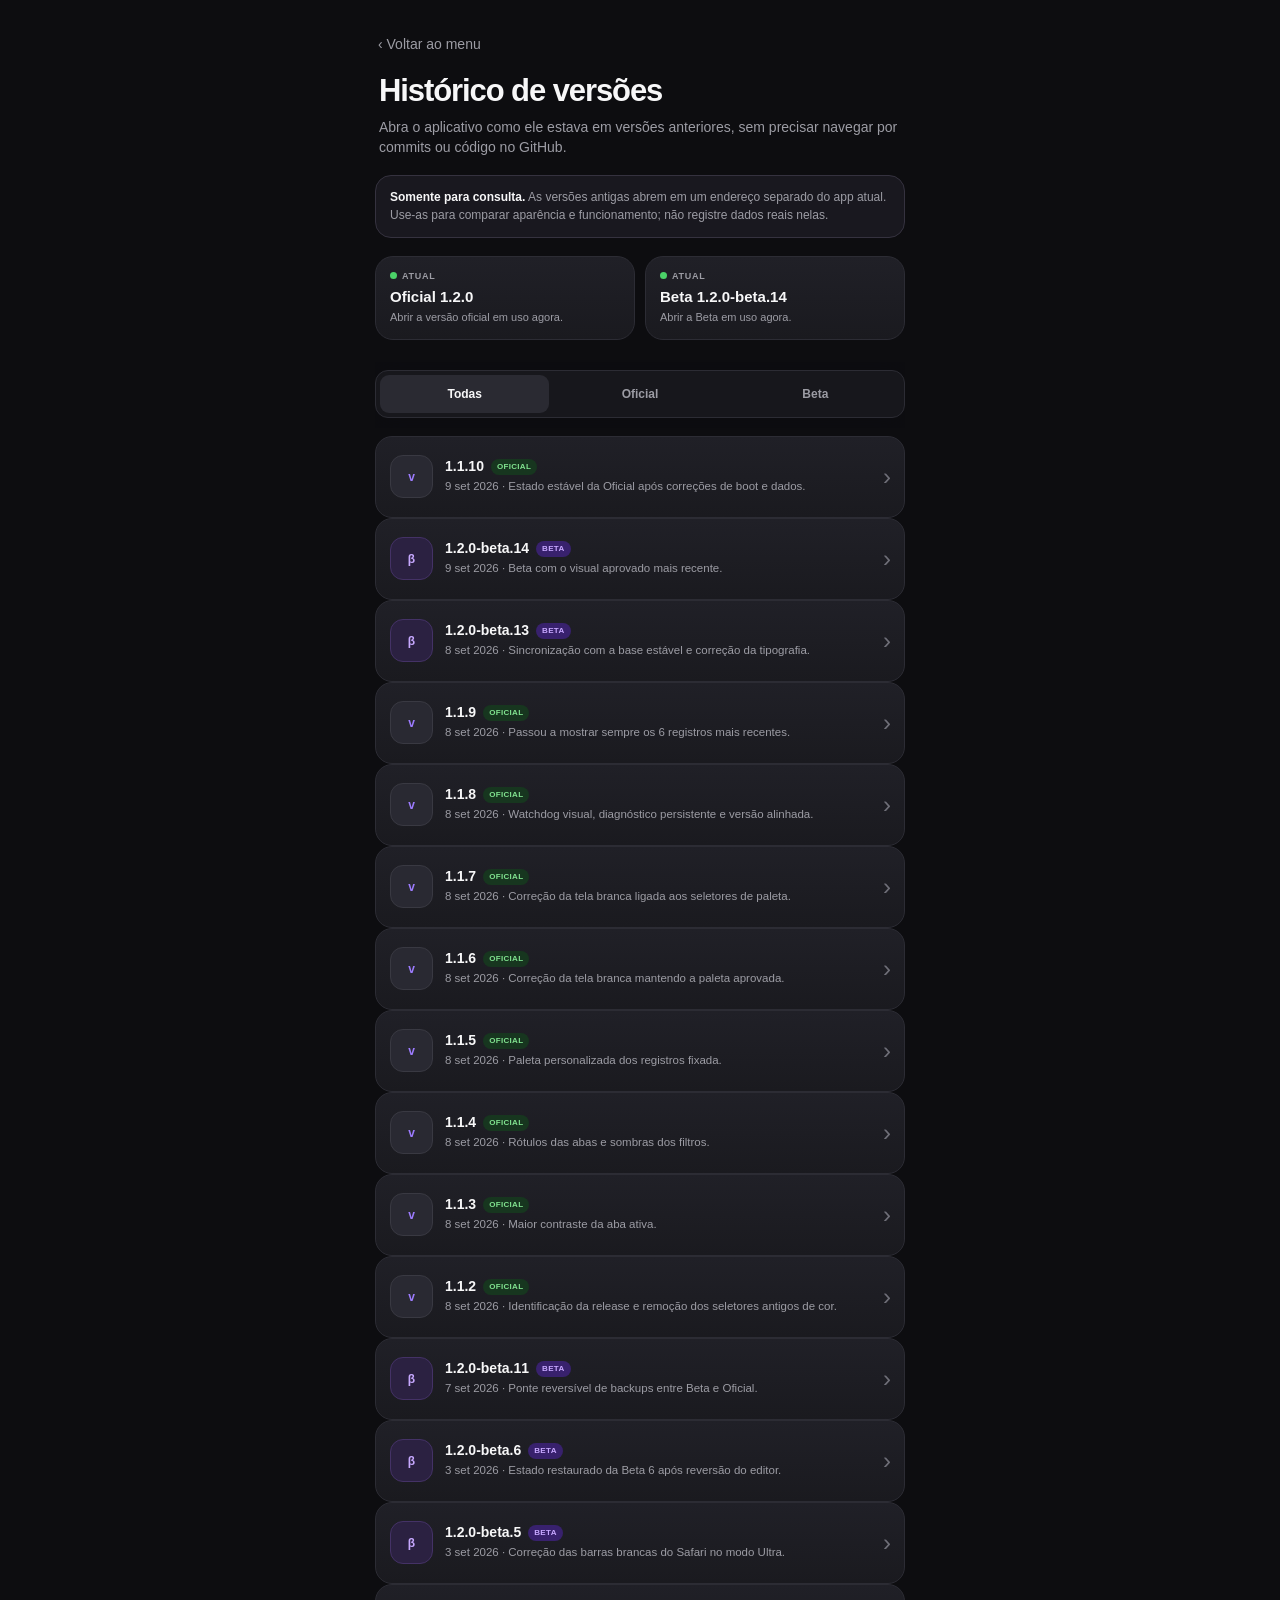
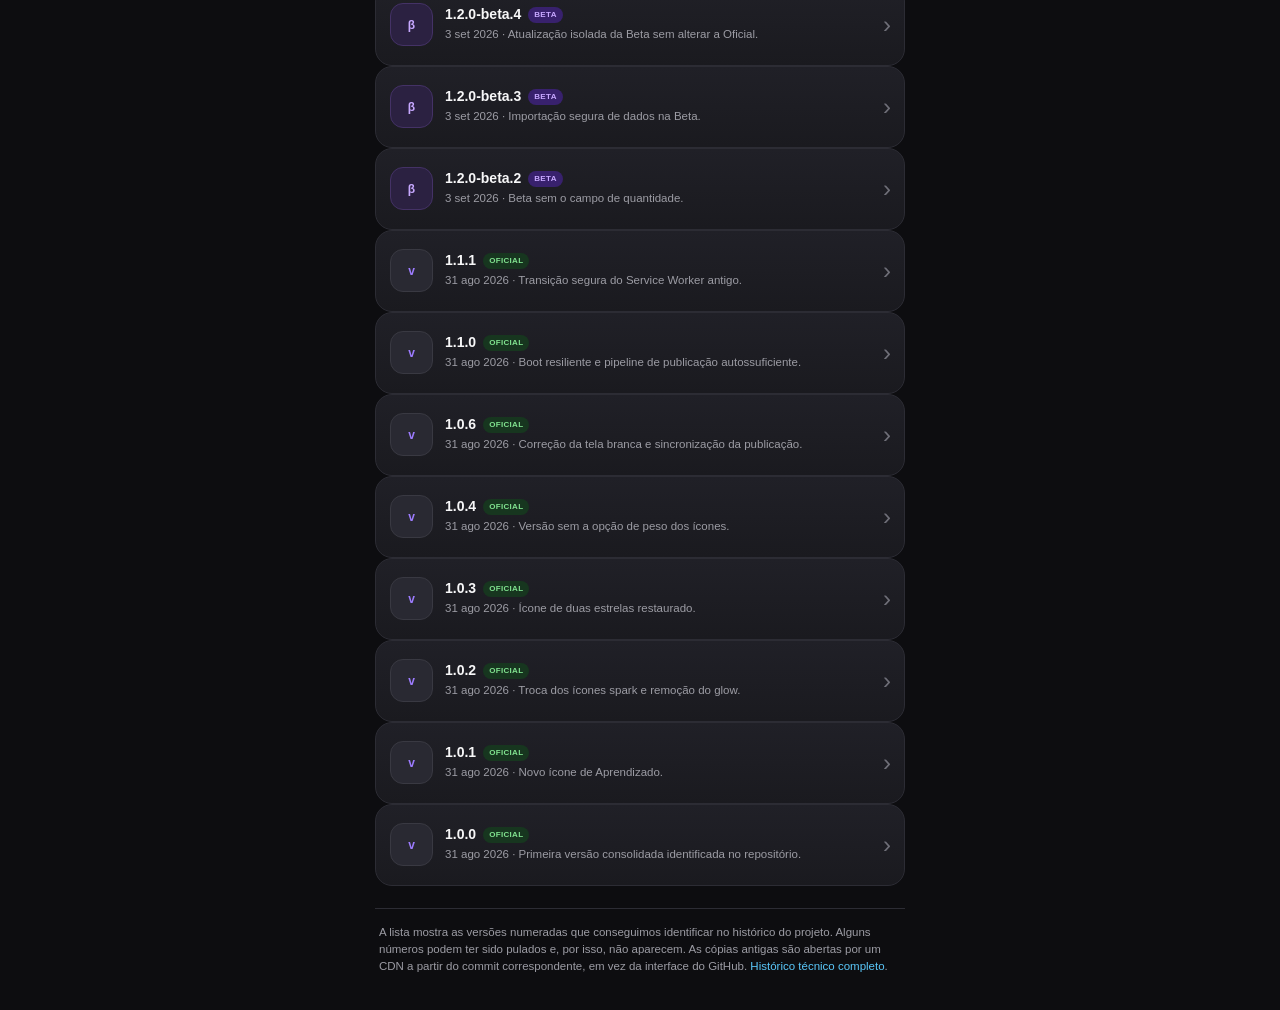
<file: historico/index.html>
<!doctype html>
<html lang="pt-BR">
<head>
  <meta charset="utf-8">
  <meta name="viewport" content="width=device-width,initial-scale=1,viewport-fit=cover">
  <meta name="theme-color" content="#0d0d10">
  <meta name="robots" content="noindex,nofollow">
  <title>Histórico de versões · Registro Mental</title>
  <link rel="icon" href="../icon.svg" type="image/svg+xml">
  <style>
    :root{--bg:#0d0d10;--card:#1a1a1f;--card2:#202027;--text:#f7f7f8;--muted:#9c9ca4;--line:#2c2c34;--violet:#9d7cff;--green:#4bd168;--blue:#5ac8fa;--orange:#ff9f0a}
    *{box-sizing:border-box}
    html,body{margin:0;min-height:100%;background:var(--bg);color:var(--text);font-family:-apple-system,BlinkMacSystemFont,"SF Pro Text",sans-serif}
    body{min-height:100dvh}
    main{width:100%;max-width:560px;margin:0 auto;padding:calc(22px + env(safe-area-inset-top)) 15px calc(34px + env(safe-area-inset-bottom))}
    a{-webkit-tap-highlight-color:transparent}
    .back{display:inline-flex;align-items:center;gap:7px;color:var(--muted);text-decoration:none;font-size:14px;min-height:44px;padding:0 3px}
    header{padding:9px 4px 18px}
    h1{font-size:31px;line-height:1.05;margin:0 0 9px;letter-spacing:-.035em}
    .lead{margin:0;color:var(--muted);font-size:14px;line-height:1.45}
    .notice{margin:0 0 18px;padding:13px 14px;border:1px solid #35323f;background:#19181f;border-radius:16px;font-size:12px;line-height:1.45;color:var(--muted)}
    .notice strong{color:var(--text)}
    .current{display:grid;grid-template-columns:1fr 1fr;gap:10px;margin-bottom:22px}
    .current a{display:block;text-decoration:none;color:inherit;background:linear-gradient(180deg,var(--card2),var(--card));border:1px solid var(--line);border-radius:18px;padding:14px;min-width:0}
    .current a:active,.version:active{transform:scale(.988)}
    .eyebrow{display:block;text-transform:uppercase;letter-spacing:.08em;font-size:9px;font-weight:800;color:var(--muted);margin-bottom:7px}
    .current strong{font-size:15px;display:block;line-height:1.2;overflow-wrap:anywhere}
    .current small{display:block;margin-top:4px;color:var(--muted);font-size:11px;line-height:1.35}
    .dot{display:inline-block;width:7px;height:7px;border-radius:50%;background:var(--green);margin-right:5px}
    .toolbar{position:sticky;top:0;z-index:2;background:rgba(13,13,16,.94);backdrop-filter:blur(14px);-webkit-backdrop-filter:blur(14px);padding:8px 0 10px;margin:0 0 8px}
    .segments{display:grid;grid-template-columns:repeat(3,1fr);gap:6px;background:#17171c;border:1px solid var(--line);padding:4px;border-radius:13px}
    .segments button{appearance:none;border:0;border-radius:9px;background:transparent;color:var(--muted);min-height:38px;font:inherit;font-size:12px;font-weight:700;padding:0 8px}
    .segments button.active{background:#2a2a32;color:var(--text)}
    .section-title{margin:18px 4px 9px;font-size:12px;letter-spacing:.08em;text-transform:uppercase;color:#777780;font-weight:750}
    .list{display:grid;gap:9px}
    .version{display:flex;align-items:center;gap:12px;text-decoration:none;color:inherit;background:linear-gradient(180deg,var(--card2),var(--card));border:1px solid var(--line);border-radius:17px;padding:13px 13px 13px 14px;min-height:82px;transition:transform .12s ease,border-color .12s ease}
    .badge{width:43px;height:43px;border-radius:13px;display:grid;place-items:center;flex:0 0 43px;background:#292932;border:1px solid #393942;color:var(--violet);font-weight:800;font-size:12px}
    .version.beta .badge{color:#c7a8ff;background:#2b2141;border-color:#443266}
    .copy{min-width:0;flex:1}
    .copy strong{display:flex;align-items:center;gap:7px;flex-wrap:wrap;font-size:14px;line-height:1.2;margin-bottom:4px;overflow-wrap:anywhere}
    .copy small{display:block;color:var(--muted);font-size:11.5px;line-height:1.38}
    .kind{display:inline-flex;padding:3px 6px;border-radius:999px;font-size:8px;font-weight:800;letter-spacing:.04em;background:#17361f;color:#80e28f}
    .kind.beta{background:#38216d;color:#c7a8ff}
    .arrow{font-size:24px;color:#6f6f78;flex:0 0 auto}
    .empty{display:none;padding:24px 10px;text-align:center;color:var(--muted);font-size:13px}
    footer{margin-top:22px;padding:15px 4px 0;border-top:1px solid var(--line);color:var(--muted);font-size:11.5px;line-height:1.5}
    footer a{color:var(--blue);text-decoration:none}
    @media(max-width:360px){.current{grid-template-columns:1fr}.version{padding-left:12px}.badge{width:40px;height:40px;flex-basis:40px}}
  </style>
</head>
<body>
<main>
  <a class="back" href="../menu/">‹ Voltar ao menu</a>
  <header>
    <h1>Histórico de versões</h1>
    <p class="lead">Abra o aplicativo como ele estava em versões anteriores, sem precisar navegar por commits ou código no GitHub.</p>
  </header>

  <div class="notice"><strong>Somente para consulta.</strong> As versões antigas abrem em um endereço separado do app atual. Use-as para comparar aparência e funcionamento; não registre dados reais nelas.</div>

  <div class="current">
    <a href="../"><span class="eyebrow"><span class="dot"></span>Atual</span><strong>Oficial 1.2.0</strong><small>Abrir a versão oficial em uso agora.</small></a>
    <a href="../beta/"><span class="eyebrow"><span class="dot"></span>Atual</span><strong>Beta 1.2.0-beta.14</strong><small>Abrir a Beta em uso agora.</small></a>
  </div>

  <div class="toolbar">
    <div class="segments" role="group" aria-label="Filtrar versões">
      <button class="active" type="button" data-filter="all">Todas</button>
      <button type="button" data-filter="official">Oficial</button>
      <button type="button" data-filter="beta">Beta</button>
    </div>
  </div>

  <div id="versions"></div>
  <div class="empty" id="empty">Nenhuma versão encontrada.</div>

  <footer>
    A lista mostra as versões numeradas que conseguimos identificar no histórico do projeto. Alguns números podem ter sido pulados e, por isso, não aparecem. As cópias antigas são abertas por um CDN a partir do commit correspondente, em vez da interface do GitHub. <a href="https://github.com/viniciusnevesdev/Registro-mental/commits/main" target="_blank" rel="noopener noreferrer">Histórico técnico completo</a>.
  </footer>
</main>
<script>
(() => {
  const repo = 'viniciusnevesdev/Registro-mental';
  const versions = [
    {kind:'official',version:'1.1.10',date:'9 set 2026',sha:'929724a4e6d3b33898652879bde5d53e30ad043a',desc:'Estado estável da Oficial após correções de boot e dados.'},
    {kind:'beta',version:'1.2.0-beta.14',date:'9 set 2026',sha:'f0b10752c7314ca173d59187f9f6fa5ae5115c08',desc:'Beta com o visual aprovado mais recente.',path:'beta/'},
    {kind:'beta',version:'1.2.0-beta.'+'13',date:'8 set 2026',sha:'e2f415ddde28616703acbaf8f9cef0f07037e04c',desc:'Sincronização com a base estável e correção da tipografia.',path:'beta/'},
    {kind:'official',version:'1.1.9',date:'8 set 2026',sha:'1a66742f7b6ca0c4d6d28204e91245bf1033c035',desc:'Passou a mostrar sempre os 6 registros mais recentes.'},
    {kind:'official',version:'1.1.8',date:'8 set 2026',sha:'7bddab9df4ce541fbea0dd15a9d89c5f2b17871d',desc:'Watchdog visual, diagnóstico persistente e versão alinhada.'},
    {kind:'official',version:'1.1.7',date:'8 set 2026',sha:'960f8d2cc535d299ce9acf1d5265afe935576f95',desc:'Correção da tela branca ligada aos seletores de paleta.'},
    {kind:'official',version:'1.1.6',date:'8 set 2026',sha:'259e5b217ae78080918aa94203e50197499e096c',desc:'Correção da tela branca mantendo a paleta aprovada.'},
    {kind:'official',version:'1.1.5',date:'8 set 2026',sha:'2a75e791ded2e7a8ecae33086f45cd08cbf3c73b',desc:'Paleta personalizada dos registros fixada.'},
    {kind:'official',version:'1.1.4',date:'8 set 2026',sha:'151c7cbd7d0947f2a105e5c23044c091f5ecde3a',desc:'Rótulos das abas e sombras dos filtros.'},
    {kind:'official',version:'1.1.3',date:'8 set 2026',sha:'742bc32f2a7bbad89d8d7ebdabff35d68ef012a5',desc:'Maior contraste da aba ativa.'},
    {kind:'official',version:'1.1.2',date:'8 set 2026',sha:'9707658022c7c8f8d6d3f92b7cea44ae7185c520',desc:'Identificação da release e remoção dos seletores antigos de cor.'},
    {kind:'beta',version:'1.2.0-beta.11',date:'7 set 2026',sha:'4bf725417eabf0a6e95d0352d65c8893423a689a',desc:'Ponte reversível de backups entre Beta e Oficial.',path:'beta/'},
    {kind:'beta',version:'1.2.0-beta.6',date:'3 set 2026',sha:'9f41559535109437b7bff9bf49be61a404196899',desc:'Estado restaurado da Beta 6 após reversão do editor.',path:'beta/'},
    {kind:'beta',version:'1.2.0-beta.5',date:'3 set 2026',sha:'c7859f33b945066a304764e1614d8ed370450b59',desc:'Correção das barras brancas do Safari no modo Ultra.',path:'beta/'},
    {kind:'beta',version:'1.2.0-beta.4',date:'3 set 2026',sha:'c3f587dd1277b1f625c0d5e400a17586d663f5f1',desc:'Atualização isolada da Beta sem alterar a Oficial.',path:'beta/'},
    {kind:'beta',version:'1.2.0-beta.3',date:'3 set 2026',sha:'2cb3b06e778c4fdeb8d9ca14193c3a627636bcb0',desc:'Importação segura de dados na Beta.',path:'beta/'},
    {kind:'beta',version:'1.2.0-beta.2',date:'3 set 2026',sha:'8b8bb99d4ba9d64de37ef7a45d988ba45f9a8e99',desc:'Beta sem o campo de quantidade.',path:'beta/'},
    {kind:'official',version:'1.1.1',date:'31 ago 2026',sha:'1db1b1886fa0ec48a41714b6a17df0d23c9ba68f',desc:'Transição segura do Service Worker antigo.'},
    {kind:'official',version:'1.1.0',date:'31 ago 2026',sha:'aa18837ed267054aa843f6452d784ac286e96320',desc:'Boot resiliente e pipeline de publicação autossuficiente.'},
    {kind:'official',version:'1.0.6',date:'31 ago 2026',sha:'b9c88cc75d8cdd37519a3c2aa540b51b36b8ad99',desc:'Correção da tela branca e sincronização da publicação.'},
    {kind:'official',version:'1.0.4',date:'31 ago 2026',sha:'c1835ea535841a6da1d579e4a811f344037029af',desc:'Versão sem a opção de peso dos ícones.'},
    {kind:'official',version:'1.0.3',date:'31 ago 2026',sha:'f05e23c1d8e007fa1023fa9f079f7cc0610f95f1',desc:'Ícone de duas estrelas restaurado.'},
    {kind:'official',version:'1.0.2',date:'31 ago 2026',sha:'90278642de0356cf109df0b983ddb02625f214ed',desc:'Troca dos ícones spark e remoção do glow.'},
    {kind:'official',version:'1.0.1',date:'31 ago 2026',sha:'431d327c4db622debfd434b17e7327179b0a87b2',desc:'Novo ícone de Aprendizado.'},
    {kind:'official',version:'1.0.0',date:'31 ago 2026',sha:'6e6fbde5997b69657af84e7a7ee46586db52f307',desc:'Primeira versão consolidada identificada no repositório.'}
  ];

  const host = document.getElementById('versions');
  const empty = document.getElementById('empty');
  let filter = 'all';

  function escapeHtml(value){
    return String(value).replace(/[&<>"']/g, c => ({'&':'&amp;','<':'&lt;','>':'&gt;','"':'&quot;',"'":'&#39;'}[c]));
  }

  function urlFor(v){
    const path = (v.path || '') + 'index.html';
    return `https://cdn.jsdelivr.net/gh/${repo}@${v.sha}/${path}`;
  }

  function render(){
    const visible = versions.filter(v => filter === 'all' || v.kind === filter);
    host.innerHTML = '';
    empty.style.display = visible.length ? 'none' : 'block';
    if(!visible.length) return;

    let lastKind = '';
    visible.forEach(v => {
      if(filter !== 'all' && lastKind !== v.kind){
        const title = document.createElement('div');
        title.className = 'section-title';
        title.textContent = v.kind === 'beta' ? 'Versões Beta' : 'Versões Oficiais';
        host.appendChild(title);
        lastKind = v.kind;
      }
      const a = document.createElement('a');
      a.className = `version ${v.kind === 'beta' ? 'beta' : ''}`;
      a.href = urlFor(v);
      a.target = '_blank';
      a.rel = 'noopener noreferrer';
      const short = v.kind === 'beta' ? 'β' : 'v';
      a.innerHTML = `<span class="badge">${short}</span><span class="copy"><strong>${escapeHtml(v.version)} <span class="kind ${v.kind === 'beta' ? 'beta' : ''}">${v.kind === 'beta' ? 'BETA' : 'OFICIAL'}</span></strong><small>${escapeHtml(v.date)} · ${escapeHtml(v.desc)}</small></span><span class="arrow">›</span>`;
      host.appendChild(a);
    });
  }

  document.querySelectorAll('[data-filter]').forEach(button => {
    button.addEventListener('click', () => {
      filter = button.dataset.filter;
      document.querySelectorAll('[data-filter]').forEach(b => b.classList.toggle('active', b === button));
      render();
    });
  });

  render();
})();
</script>
</body>
</html>
</file>
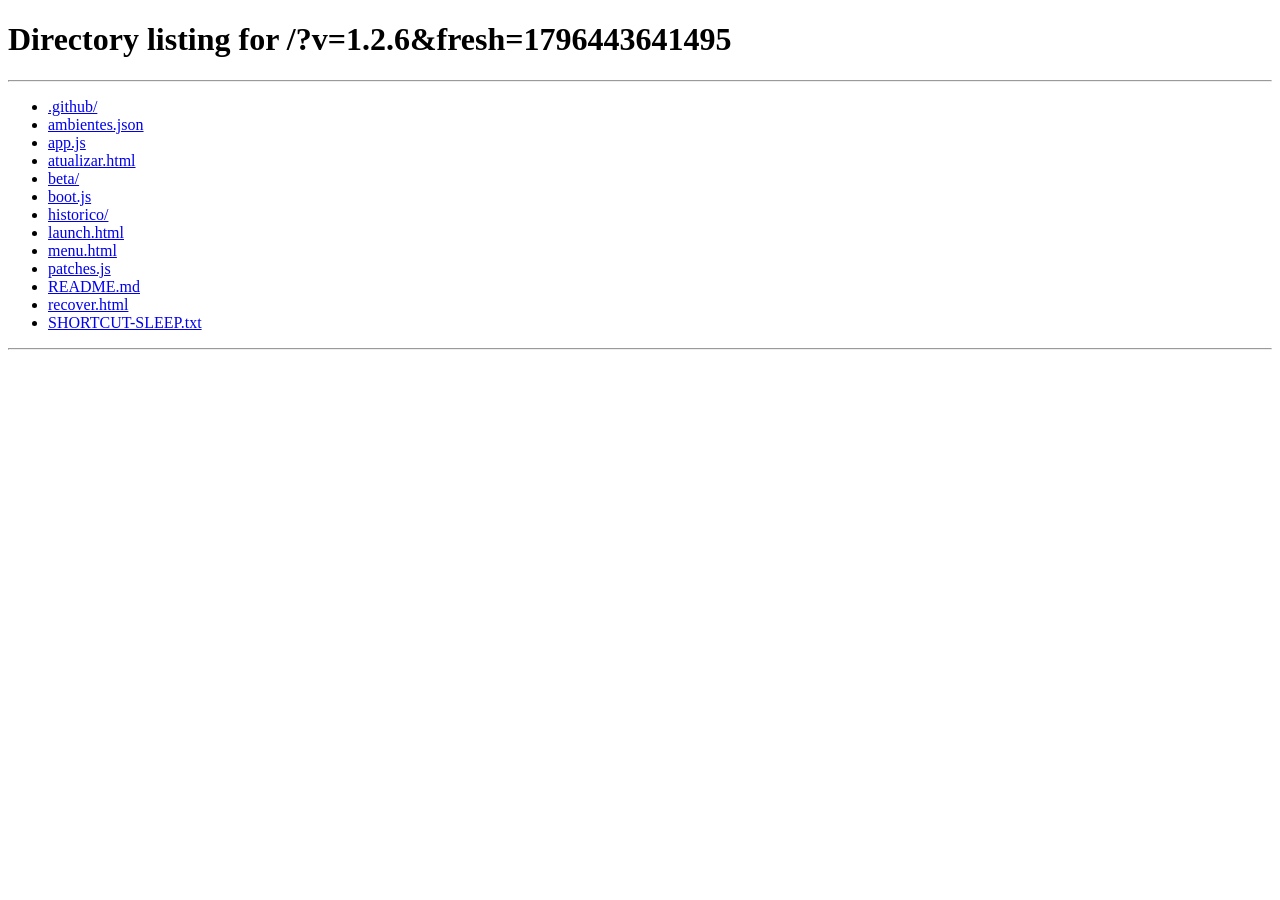
<file: atualizar.html>
<!doctype html><html lang="pt-BR"><head><meta charset="utf-8"><meta name="viewport" content="width=device-width,initial-scale=1,viewport-fit=cover"><meta http-equiv="Cache-Control" content="no-cache, no-store, must-revalidate"><meta http-equiv="Pragma" content="no-cache"><meta http-equiv="Expires" content="0"><meta name="theme-color" content="#000000"><title>Registro Mental — atualizar</title><style>html,body{margin:0;min-height:100%;background:#000;color:#f5f5f7;font-family:-apple-system,BlinkMacSystemFont,"SF Pro Text","Segoe UI",sans-serif}body{min-height:100dvh;display:grid;place-items:center;padding:24px;box-sizing:border-box}main{width:min(100%,360px);text-align:center}.mark{font-size:28px;color:#c9bfff}.status{color:#aeaeb2;font-size:14px;line-height:1.45}</style></head><body><main><div class="mark">✦</div><h1>Atualizando o Registro</h1><p class="status" id="status">Limpando a versão anterior…</p></main><script>(()=>{const RELEASE="1.2.6",status=document.getElementById("status");(async()=>{try{if("serviceWorker"in navigator){const regs=await navigator.serviceWorker.getRegistrations();await Promise.allSettled(regs.filter(r=>String(r.scope||"").includes("/Registro-mental/")).map(r=>r.unregister()))}if("caches"in window){const keys=await caches.keys();await Promise.allSettled(keys.filter(k=>k.startsWith("registro-v1-")).map(k=>caches.delete(k)))}}catch(_){}status.textContent="Abrindo a versão "+RELEASE+"…";location.replace("./?v="+encodeURIComponent(RELEASE)+"&fresh="+Date.now())})()})();</script></body></html>
</file>
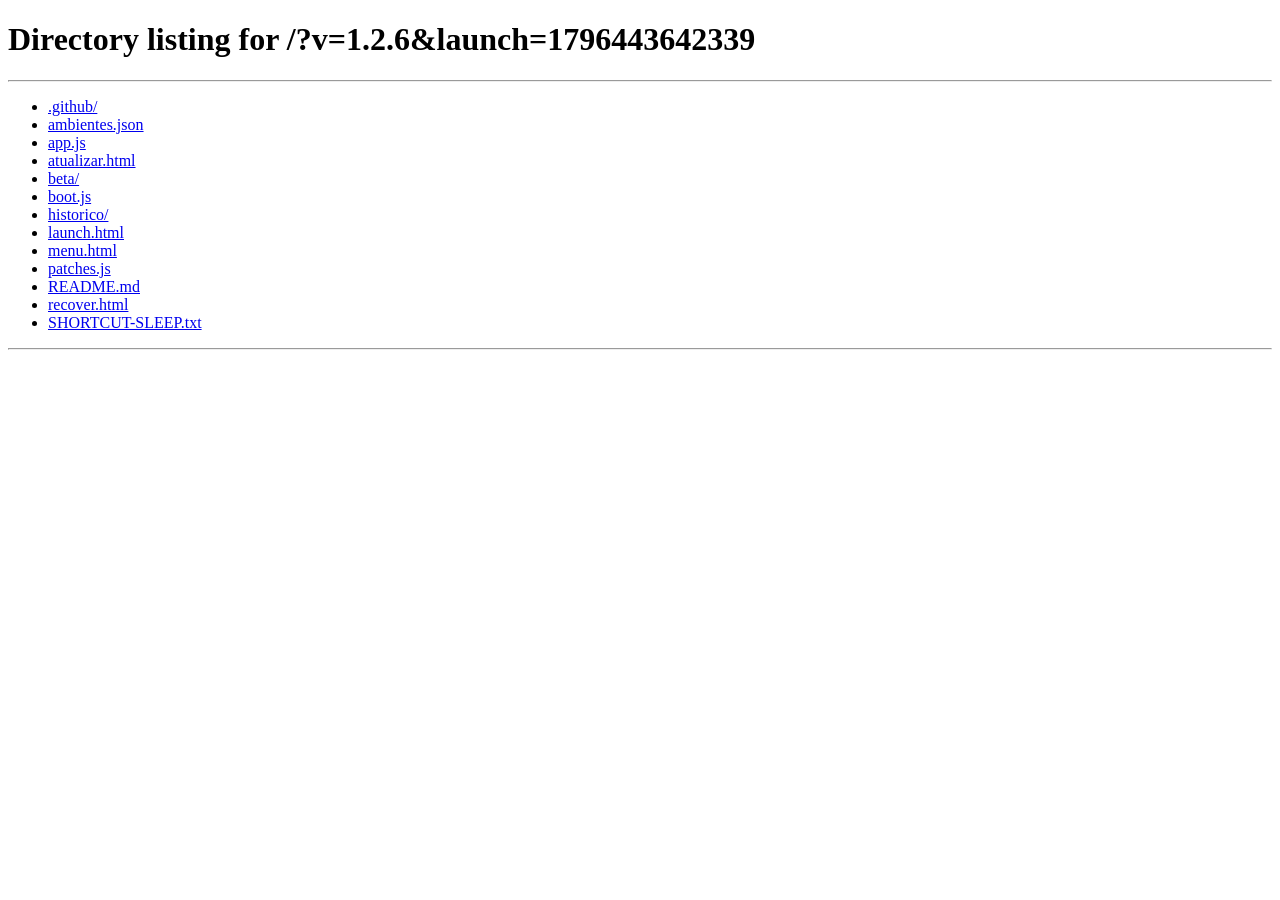
<file: launch.html>
<!doctype html>
<html lang="pt-BR">
<head>
  <meta charset="utf-8">
  <meta name="viewport" content="width=device-width,initial-scale=1,viewport-fit=cover">
  <meta name="theme-color" content="#f5f5f7">
  <meta http-equiv="Cache-Control" content="no-cache, no-store, must-revalidate">
  <meta http-equiv="Pragma" content="no-cache">
  <meta http-equiv="Expires" content="0">
  <title>Registro</title>
  <style>
    html,body{margin:0;min-height:100%;background:#f5f5f7;color:#111114;font-family:-apple-system,BlinkMacSystemFont,"SF Pro Text",sans-serif}
    body{min-height:100dvh;display:grid;place-items:center;padding:24px;box-sizing:border-box}
    main{width:min(100%,360px);text-align:center}
    .mark{width:54px;height:54px;margin:0 auto 15px;border-radius:16px;background:#fff;display:grid;place-items:center;box-shadow:0 8px 28px rgba(0,0,0,.07);font-size:25px}
    h1{font-size:24px;line-height:1.15;margin:0 0 8px}.status{font-size:14px;color:#6e6e73;line-height:1.45;margin:0}
    .bar{height:5px;background:#dedee3;border-radius:999px;overflow:hidden;margin:18px 36px}.bar span{display:block;width:35%;height:100%;background:#7d5cff;border-radius:inherit;animation:move 1s ease-in-out infinite alternate}
    @keyframes move{to{transform:translateX(185%)}}
    @media(prefers-color-scheme:dark){html,body{background:#111114;color:#f7f7f8}.mark{background:#1c1c1e}.status{color:#a1a1a6}.bar{background:#2c2c2e}}
  </style>

  <!-- rm-environment-icon -->
  <link rel="icon" href="./icon-oficial.jpeg?v=20260915-2" type="image/jpeg">
  <link rel="apple-touch-icon" href="./icon-oficial.jpeg?v=20260915-2">
</head>
<body>
<main>
  <div class="mark" aria-hidden="true">✦</div>
  <h1>Registro</h1>
  <p class="status" id="status">Preparando uma abertura limpa…</p>
  <div class="bar"><span></span></div>
</main>
<script>
(() => {
  const RELEASE='1.2.6';
  const status=document.getElementById('status');
  const cleanupKey=`registro-v1-launch-clean-${RELEASE}`;
  async function clean(){
    let needsClean=true;
    try{needsClean=localStorage.getItem(cleanupKey)!=='1'}catch(_){}
    if(!needsClean)return;
    try{
      if('serviceWorker' in navigator){
        const regs=await navigator.serviceWorker.getRegistrations();
        await Promise.allSettled(regs.filter(r=>String(r.scope||'').includes('/Registro-mental/')).map(r=>r.unregister()));
      }
      if('caches' in window){
        const keys=await caches.keys();
        await Promise.allSettled(keys.filter(k=>k.startsWith('registro-v1-')).map(k=>caches.delete(k)));
      }
      try{localStorage.setItem(cleanupKey,'1')}catch(_){}
    }catch(_){}
  }
  (async()=>{
    await clean();
    status.textContent='Abrindo a interface…';
    const url=`./?v=${encodeURIComponent(RELEASE)}&launch=${Date.now()}`;
    setTimeout(()=>location.replace(url),90);
  })();
})();
</script>
</body>
</html>
</file>
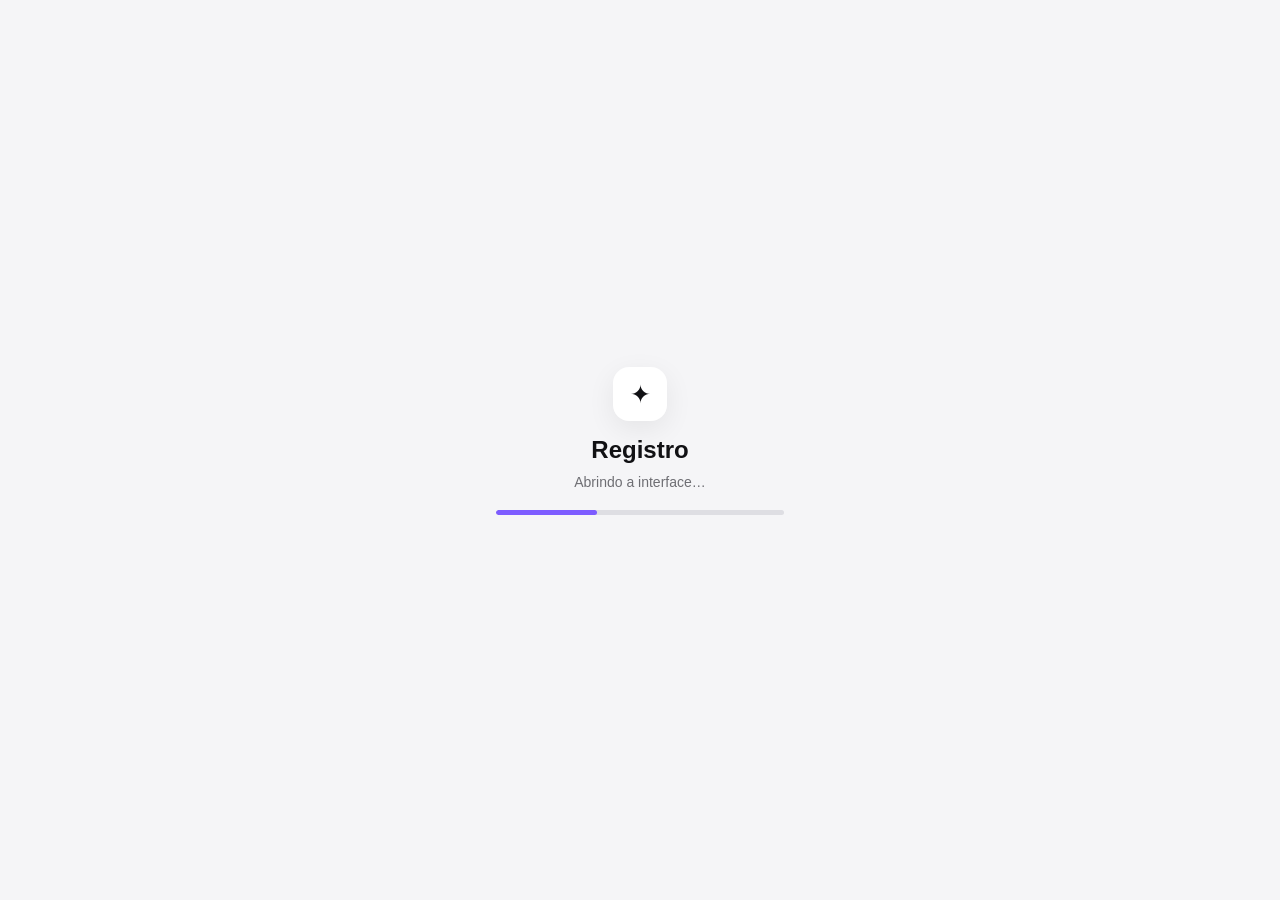
<file: recover.html>
<!doctype html>
<html lang="pt-BR">
<head>
  <meta charset="utf-8">
  <meta name="viewport" content="width=device-width,initial-scale=1,viewport-fit=cover">
  <meta name="theme-color" content="#f5f5f7">
  <meta http-equiv="Cache-Control" content="no-cache, no-store, must-revalidate">
  <meta http-equiv="Pragma" content="no-cache">
  <meta http-equiv="Expires" content="0">
  <title>Recuperar Registro</title>
  <style>
    html,body{margin:0;min-height:100%;background:#f5f5f7;color:#111114;font-family:-apple-system,BlinkMacSystemFont,"SF Pro Text",sans-serif}
    main{min-height:100dvh;display:grid;place-items:center;padding:24px;box-sizing:border-box}
    section{width:min(100%,390px);background:#fff;border-radius:22px;padding:22px;box-sizing:border-box;box-shadow:0 10px 30px rgba(0,0,0,.07)}
    h1{font-size:22px;margin:0 0 8px}p{font-size:14px;line-height:1.45;color:#6e6e73;margin:0}.ok{color:#238636}.bad{color:#d92d20}
    .bar{height:6px;background:#e8e8ed;border-radius:999px;overflow:hidden;margin:18px 0}.bar span{display:block;height:100%;width:18%;background:#7d5cff;border-radius:inherit;animation:move .9s ease-in-out infinite alternate}@keyframes move{to{transform:translateX(430%)}}
    .actions{display:grid;gap:9px;margin-top:16px}.actions a{text-decoration:none;text-align:center;padding:12px 14px;border-radius:13px;background:#111114;color:#fff;font-size:14px;font-weight:600}.actions a.secondary{background:#ececf1;color:#111114}
    @media(prefers-color-scheme:dark){html,body{background:#111114;color:#f7f7f8}section{background:#1c1c1e;box-shadow:none}p{color:#a1a1a6}.bar{background:#2c2c2e}.actions a{background:#f2f2f4;color:#111114}.actions a.secondary{background:#2c2c2e;color:#f7f7f8}}
  </style>

  <!-- rm-environment-icon -->
  <link rel="icon" href="./icon-oficial.jpeg?v=20260915-2" type="image/jpeg">
  <link rel="apple-touch-icon" href="./icon-oficial.jpeg?v=20260915-2">
</head>
<body>
<main><section>
  <h1>Recuperando o Registro</h1>
  <p id="status">Removendo somente o cache e o Service Worker da interface. IndexedDB e localStorage não serão apagados.</p>
  <div class="bar" id="bar"><span></span></div>
  <div class="actions" id="actions" hidden>
    <a href="./launch.html?v=1.2.6&recover=1">Abrir o app novamente</a>
    <a class="secondary" href="./safe.html?v=1.2.6&recover=1">Abrir modo seguro</a>
  </div>
</section></main>
<script>
(async()=>{
  const status=document.getElementById('status');
  const actions=document.getElementById('actions');
  const bar=document.getElementById('bar');
  try{
    let workers=0,cachesRemoved=0;
    if('serviceWorker' in navigator){
      const regs=await navigator.serviceWorker.getRegistrations();
      const targets=regs.filter(r=>String(r.scope||'').includes('/Registro-mental/'));
      const results=await Promise.allSettled(targets.map(r=>r.unregister()));
      workers=results.filter(r=>r.status==='fulfilled'&&r.value).length;
    }
    if('caches' in window){
      const keys=await caches.keys();
      const targets=keys.filter(k=>k.startsWith('registro-v1-'));
      const results=await Promise.allSettled(targets.map(k=>caches.delete(k)));
      cachesRemoved=results.filter(r=>r.status==='fulfilled'&&r.value).length;
    }
    status.className='ok';
    status.textContent=`Interface recuperada: ${workers} Service Worker(s) removido(s), ${cachesRemoved} cache(s) removido(s). Seus dados locais foram preservados.`;
    bar.hidden=true;
    actions.hidden=false;
    try{localStorage.setItem('registro-v1-last-recovery',new Date().toISOString())}catch(_){}
    setTimeout(()=>location.replace(`./launch.html?v=1.2.6&recover=${Date.now()}`),900);
  }catch(err){
    status.className='bad';
    status.textContent='A limpeza automática não terminou. Seus registros não foram apagados. Você ainda pode abrir o modo seguro.';
    bar.hidden=true;
    actions.hidden=false;
  }
})();
</script>
</body>
</html>
</file>
